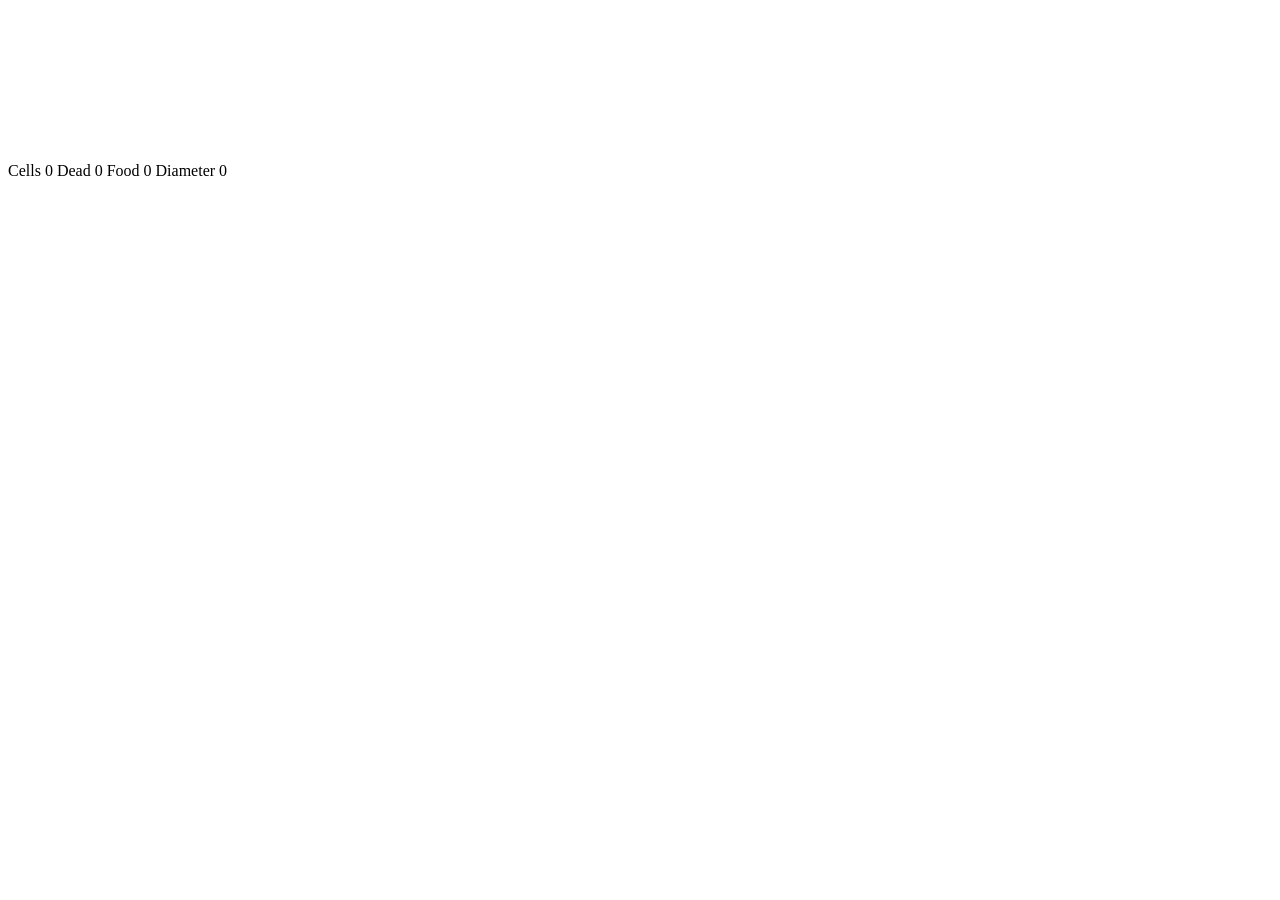
<file: src/main/resources/templates/index.html>
<!DOCTYPE html>
<html lang="en" xmlns:th="http://www.thymeleaf.org">

<head th:replace="~{fragments/head :: head}"></head>

<body>
<div th:replace="~{fragments/toolbar :: toolbar}"></div>

<div class="main-layout">

  <div id="environmentScroll" class="environment-scroll">
    <div class="environment-wrap">
      <canvas id="environment"></canvas>
    </div>
  </div>

  <!--
    Хост для панелей органелл.
    Располагается между environment-scroll и sidebar-wrapper,
    перекрывает environment сверху (z-index через CSS).
    JS переносит сюда .organelle-panel элементы.
  -->
  <aside id="organellePanelHost" class="organelle-panel-host"></aside>

  <div class="sidebar-wrapper">
    <nav th:replace="~{fragments/sidebar-nav :: sidebar-nav}"></nav>
    <aside class="cell-sidebar">
      <div th:replace="~{fragments/tab-control :: tab-control}"></div>
      <div th:replace="~{fragments/tab-species :: tab-species}"></div>
      <div th:replace="~{fragments/tab-selection :: tab-selection}"></div>
      <div th:replace="~{fragments/tab-creation :: tab-creation}"></div>
      <div th:replace="~{fragments/tab-settings :: tab-settings}"></div>
      <div th:replace="~{fragments/tab-logs :: tab-logs}"></div>
    </aside>
  </div>

</div>

<div id="bottomStatusBar" class="bottom-status-bar" aria-live="polite">
  <div class="bottom-status-group">
    <span class="bottom-status-item">
      <span class="bottom-status-label">Cells</span>
      <span id="cellsCountValue" class="bottom-status-value">0</span>
    </span>
    <span class="bottom-status-item">
      <span class="bottom-status-label">Dead</span>
      <span id="deadCellsCountValue" class="bottom-status-value">0</span>
    </span>
    <span class="bottom-status-item">
      <span class="bottom-status-label">Food</span>
      <span id="foodCountValue" class="bottom-status-value">0</span>
    </span>
    <span class="bottom-status-item">
      <span class="bottom-status-label">Diameter</span>
      <span id="diameterValue" class="bottom-status-value">0</span>
    </span>
  </div>
</div>

<!-- Панели органелл — вне sidebar, JS перенесёт их в organellePanelHost -->
<div th:replace="~{fragments/tab-creation-organelle :: organelle-panels}"></div>

<div th:replace="~{fragments/modals :: saveWorldModal}"></div>
<div th:replace="~{fragments/modals :: loadWorldModal}"></div>
<div th:replace="~{fragments/modals :: saveSelectedCellModal}"></div>
<div th:replace="~{fragments/modals :: saveCellModal}"></div>
<div th:replace="~{fragments/modals :: loadCellModal}"></div>
<div th:replace="~{fragments/modals :: benchmarkResultsModal}"></div>

<script type="module" th:src="@{/js/app.js}"></script>
</body>
</html>
</file>
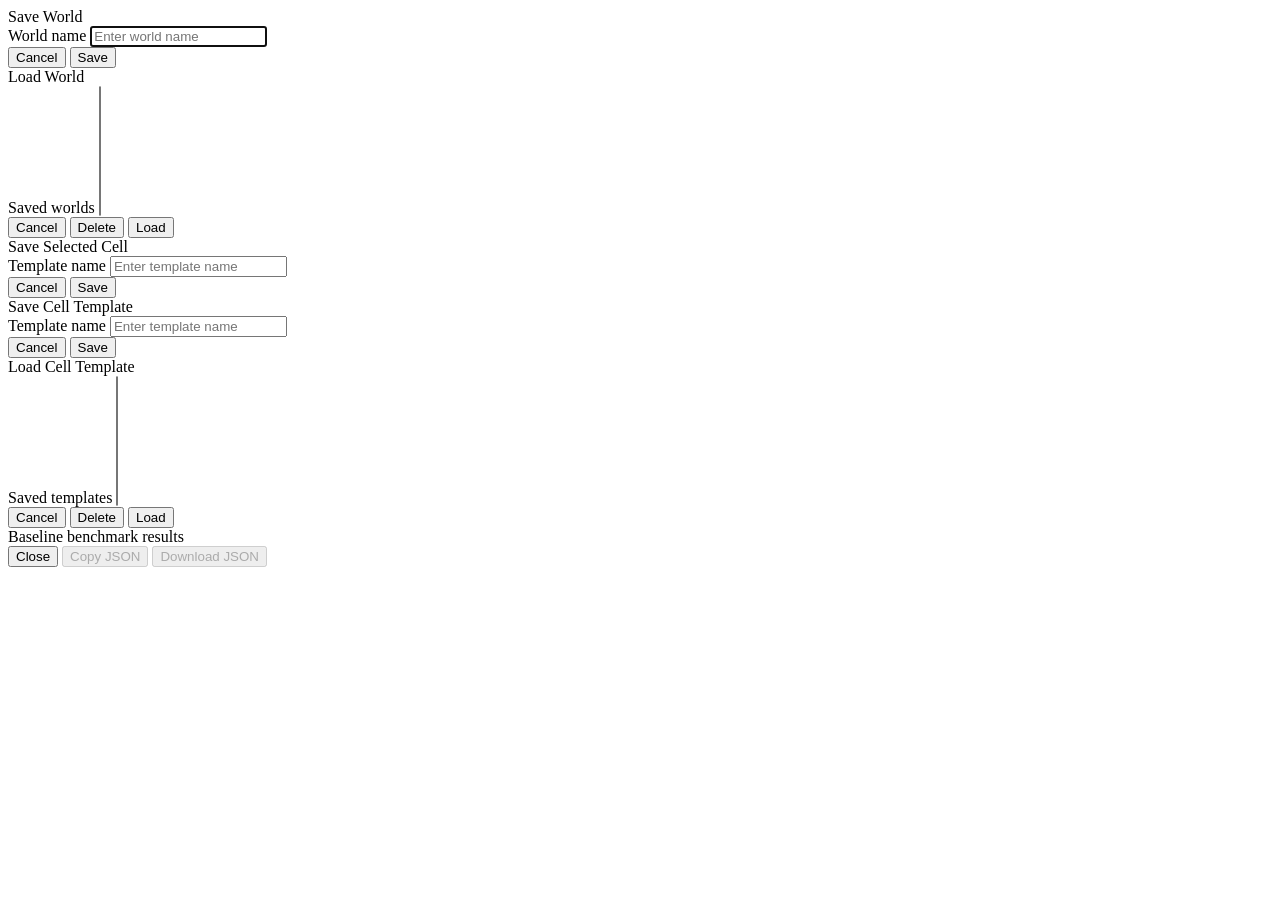
<file: src/main/resources/templates/fragments/modals.html>
<!DOCTYPE html>
<html xmlns:th="http://www.thymeleaf.org" lang="en">
<body>

<!-- ══════════════════════════════════════════════════════════════════════════
     World snapshots
     ══════════════════════════════════════════════════════════════════════════ -->

<div th:fragment="saveWorldModal" id="saveWorldModal" class="modal-overlay hidden">
  <div class="modal-box">
    <div class="modal-header">
      <span class="modal-title">Save World</span>
    </div>
    <div class="modal-body">
      <label for="saveWorldNameInput">World name</label>
      <input id="saveWorldNameInput" type="text" class="form-control"
             maxlength="200" placeholder="Enter world name" autofocus>
    </div>
    <div class="modal-footer">
      <button id="saveWorldCancelBtn"  class="btn btn-outline-secondary">Cancel</button>
      <button id="saveWorldConfirmBtn" class="btn btn-primary">Save</button>
    </div>
  </div>
</div>

<div th:fragment="loadWorldModal" id="loadWorldModal" class="modal-overlay hidden">
  <div class="modal-box">
    <div class="modal-header">
      <span class="modal-title">Load World</span>
    </div>
    <div class="modal-body">
      <label for="worldSnapshotsList">Saved worlds</label>
      <select id="worldSnapshotsList" class="form-select modal-list" size="8"></select>
    </div>
    <div class="modal-footer">
      <button id="loadWorldCancelBtn"  class="btn btn-outline-secondary">Cancel</button>
      <button id="loadWorldDeleteBtn"  class="btn btn-outline-danger">Delete</button>
      <button id="loadWorldConfirmBtn" class="btn btn-primary">Load</button>
    </div>
  </div>
</div>

<!-- ══════════════════════════════════════════════════════════════════════════
     Cell templates
     ══════════════════════════════════════════════════════════════════════════ -->

<div th:fragment="saveSelectedCellModal" id="saveSelectedCellModal" class="modal-overlay hidden">
  <div class="modal-box">
    <div class="modal-header">
      <span class="modal-title">Save Selected Cell</span>
    </div>
    <div class="modal-body">
      <label for="saveSelectedCellNameInput">Template name</label>
      <input id="saveSelectedCellNameInput" type="text" class="form-control"
             maxlength="200" placeholder="Enter template name" autofocus>
    </div>
    <div class="modal-footer">
      <button id="saveSelectedCellCancelBtn"  class="btn btn-outline-secondary">Cancel</button>
      <button id="saveSelectedCellConfirmBtn" class="btn btn-primary">Save</button>
    </div>
  </div>
</div>

<div th:fragment="saveCellModal" id="saveCellModal" class="modal-overlay hidden">
  <div class="modal-box">
    <div class="modal-header">
      <span class="modal-title">Save Cell Template</span>
    </div>
    <div class="modal-body">
      <label for="saveCellNameInput">Template name</label>
      <input id="saveCellNameInput" type="text" class="form-control"
             maxlength="200" placeholder="Enter template name" autofocus>
    </div>
    <div class="modal-footer">
      <button id="saveCellCancelBtn"  class="btn btn-outline-secondary">Cancel</button>
      <button id="saveCellConfirmBtn" class="btn btn-primary">Save</button>
    </div>
  </div>
</div>

<div th:fragment="loadCellModal" id="loadCellModal" class="modal-overlay hidden">
  <div class="modal-box">
    <div class="modal-header">
      <span class="modal-title">Load Cell Template</span>
    </div>
    <div class="modal-body">
      <label for="strainsList">Saved templates</label>
      <select id="strainsList" class="form-select modal-list" size="8"></select>
    </div>
    <div class="modal-footer">
      <button id="loadCellCancelBtn"  class="btn btn-outline-secondary">Cancel</button>
      <button id="loadCellDeleteBtn"  class="btn btn-outline-danger">Delete</button>
      <button id="loadCellConfirmBtn" class="btn btn-primary">Load</button>
    </div>
  </div>
</div>

<!-- ══════════════════════════════════════════════════════════════════════════
     Baseline benchmark results
     ══════════════════════════════════════════════════════════════════════════ -->

<div th:fragment="benchmarkResultsModal" id="benchmarkResultsModal" class="modal-overlay hidden">
  <div class="modal-box modal-box--wide">
    <div class="modal-header">
      <span class="modal-title">Baseline benchmark results</span>
    </div>
    <div class="modal-body benchmark-modal-body">
      <div id="benchmarkResultsBody" class="benchmark-results-body"></div>
    </div>
    <div class="modal-footer">
      <button id="benchmarkCloseBtn" class="btn btn-outline-secondary">Close</button>
      <button id="benchmarkCopyJsonBtn" class="btn btn-outline-secondary" disabled>Copy JSON</button>
      <button id="benchmarkDownloadBtn" class="btn btn-primary" disabled>Download JSON</button>
    </div>
  </div>
</div>

</body>
</html>
</file>
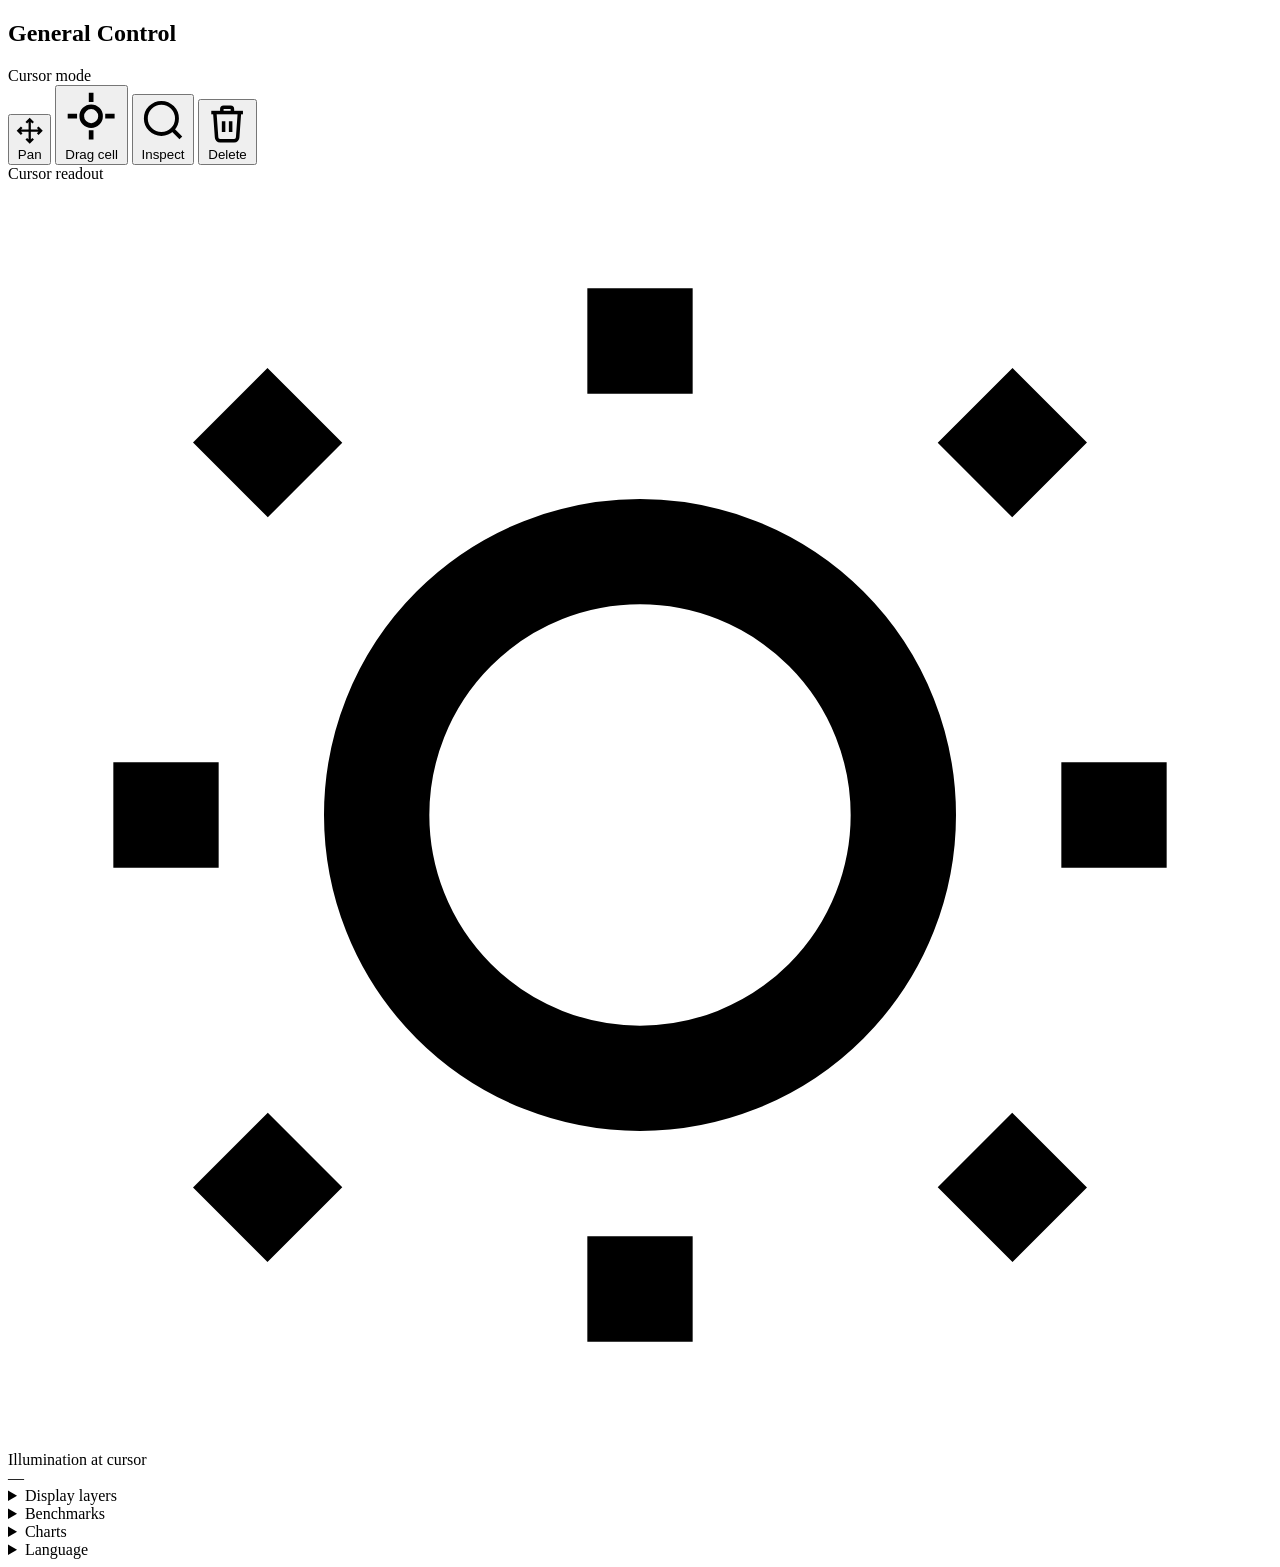
<file: src/main/resources/templates/fragments/tab-control.html>
<!DOCTYPE html>
<html xmlns:th="http://www.thymeleaf.org">
<body>
<div th:fragment="tab-control" id="tabControl" class="tab-panel active">
  <div class="panel-header-row">
    <h2>General Control</h2>
  </div>

  <div class="panel-section">
    <div class="panel-section-label">Cursor mode</div>
    <div class="cursor-mode-group">
      <button class="cursor-mode-btn active" data-mode="pan" title="Pan field">
        <svg viewBox="0 0 24 24" fill="none" stroke="currentColor" stroke-width="2"><path d="M5 9l-3 3 3 3M9 5l3-3 3 3M15 19l-3 3-3-3M19 9l3 3-3 3M2 12h20M12 2v20"/></svg>
        <span>Pan</span>
      </button>
      <button class="cursor-mode-btn" data-mode="drag-cell" title="Drag cell">
        <svg viewBox="0 0 24 24" fill="none" stroke="currentColor" stroke-width="2"><circle cx="12" cy="12" r="4"/><path d="M12 2v4M12 18v4M2 12h4M18 12h4"/></svg>
        <span>Drag cell</span>
      </button>
      <button class="cursor-mode-btn" data-mode="inspect" title="Inspect">
        <svg viewBox="0 0 24 24" fill="none" stroke="currentColor" stroke-width="2"><circle cx="11" cy="11" r="8"/><path d="m21 21-4.35-4.35"/></svg>
        <span>Inspect</span>
      </button>
      <button class="cursor-mode-btn" data-mode="delete" title="Delete cell">
        <svg viewBox="0 0 24 24" fill="none" stroke="currentColor" stroke-width="2"><polyline points="3 6 5 6 21 6"/><path d="M19 6l-1 14a2 2 0 0 1-2 2H8a2 2 0 0 1-2-2L5 6"/><path d="M10 11v6M14 11v6"/><path d="M9 6V4a1 1 0 0 1 1-1h4a1 1 0 0 1 1 1v2"/></svg>
        <span>Delete</span>
      </button>
    </div>
  </div>

  <div class="panel-section">
    <div class="panel-section-label">Cursor readout</div>
    <div class="cursor-readout-block">
      <div class="cursor-readout-icon">
        <svg viewBox="0 0 24 24" fill="none" stroke="currentColor" stroke-width="2"><circle cx="12" cy="12" r="5"/><path d="M12 2v2M12 20v2M4.22 4.22l1.42 1.42M18.36 18.36l1.42 1.42M2 12h2M20 12h2M4.22 19.78l1.42-1.42M18.36 5.64l1.42-1.42"/></svg>
      </div>
      <div class="cursor-readout-body">
        <div class="cursor-readout-label">Illumination at cursor</div>
        <div id="lightProbeDisplay" class="cursor-readout-value">&#x2014;</div>
      </div>
    </div>
  </div>

  <div class="accordion-group">
    <details class="accordion-item">
      <summary class="accordion-header">Display layers</summary>
      <div class="accordion-body">
        <div class="display-layer-list">
          <button id="opacityLayerToggle" class="display-layer-toggle" type="button" data-layer="opacityMap" aria-pressed="false">
            <span class="display-layer-checkbox" aria-hidden="true"></span>
            <span class="display-layer-copy">
              <span class="display-layer-title">Optical density</span>
              <span class="display-layer-subtitle">Shows the computed extinction / opacity field</span>
            </span>
          </button>
          <button id="directedLightLayerToggle" class="display-layer-toggle" type="button" data-layer="directedLightMap" aria-pressed="false">
            <span class="display-layer-checkbox" aria-hidden="true"></span>
            <span class="display-layer-copy">
              <span class="display-layer-title">Directed light</span>
              <span class="display-layer-subtitle">Shows light transported from external sources by rays</span>
            </span>
          </button>
          <button id="scatteredLightLayerToggle" class="display-layer-toggle" type="button" data-layer="scatteredLightMap" aria-pressed="false">
            <span class="display-layer-checkbox" aria-hidden="true"></span>
            <span class="display-layer-copy">
              <span class="display-layer-title">Scattered light</span>
              <span class="display-layer-subtitle">Shows redistributed light and bioluminescent emission</span>
            </span>
          </button>
          <button id="lightDirectionLayerToggle" class="display-layer-toggle" type="button" data-layer="lightDirection" aria-pressed="false">
            <span class="display-layer-checkbox" aria-hidden="true"></span>
            <span class="display-layer-copy">
              <span class="display-layer-title">Light direction</span>
              <span class="display-layer-subtitle">Shows dominant light propagation direction</span>
            </span>
          </button>
          <button id="spatialGridLayerToggle" class="display-layer-toggle" type="button" data-layer="spatialGrid" aria-pressed="false">
            <span class="display-layer-checkbox" aria-hidden="true"></span>
            <span class="display-layer-copy">
              <span class="display-layer-title">Spatial grid</span>
              <span class="display-layer-subtitle">Shows SpatialHashGrid center buckets used for collision lookup</span>
            </span>
          </button>
          <button id="cellDirectionsLayerToggle" class="display-layer-toggle" type="button" data-layer="cellDirections" aria-pressed="false">
            <span class="display-layer-checkbox" aria-hidden="true"></span>
            <span class="display-layer-copy">
              <span class="display-layer-title">Cell directions</span>
              <span class="display-layer-subtitle">Shows where cells are facing</span>
            </span>
          </button>
        </div>
      </div>
    </details>

    <details class="accordion-item" id="baselineBenchmarkAccordion">
      <summary class="accordion-header">Benchmarks</summary>
      <div class="accordion-body">
        <div class="benchmark-control-panel">
          <div class="benchmark-field-row">
            <label class="settings-field benchmark-field" title="Warmup duration before measured samples are collected.">
              <span>Warmup, ms</span>
              <input id="benchmarkWarmupMsInput" class="form-control form-control-sm" type="number" value="1000" min="0" step="1000">
            </label>
            <label class="settings-field benchmark-field" title="Measured duration for each benchmark scenario.">
              <span>Run, ms</span>
              <input id="benchmarkRunMsInput" class="form-control form-control-sm" type="number" value="5000" min="1000" step="1000">
            </label>
            <label class="settings-field benchmark-field" title="Total WebSocket clients used for every benchmark. 1 means only the current browser tab; values above 1 add synthetic clients.">
              <span>WS clients</span>
              <input id="benchmarkSyntheticClientsInput" class="form-control form-control-sm" type="number" value="1" min="1" step="1">
            </label>
          </div>
          <div class="benchmark-scenario-list" aria-label="Benchmark scenarios">
            <button type="button" class="btn btn-secondary benchmark-scenario-btn" data-benchmark-scenario="small-debug-off">100 cells / 100 food</button>
            <button type="button" class="btn btn-secondary benchmark-scenario-btn" data-benchmark-scenario="medium-debug-off">1000 cells / 1000 food</button>
            <button type="button" class="btn btn-secondary benchmark-scenario-btn" data-benchmark-scenario="large-debug-off">5000 cells / 5000 food</button>
            <button type="button" class="btn btn-secondary benchmark-scenario-btn" data-benchmark-scenario="small-debug-maps">100 + debug maps</button>
            <button type="button" class="btn btn-secondary benchmark-scenario-btn" data-benchmark-scenario="small-local-lights">100 + light sources</button>
          </div>
          <div class="benchmark-actions">
            <button id="benchmarkRunAllBtn" type="button" class="btn btn-primary w-100">Run all baseline scenarios</button>
          </div>
        </div>
      </div>
    </details>

    <details class="accordion-item">
      <summary class="accordion-header">Charts</summary>
      <div class="accordion-body">
        <div class="placeholder-block">
          <div class="placeholder-icon">&#x1F4C8;</div>
          <div class="placeholder-text">Charts coming soon</div>
          <div class="placeholder-sub">Population dynamics, energy flow, mutation rate over time</div>
        </div>
      </div>
    </details>
    <details class="accordion-item">
      <summary class="accordion-header">Language</summary>
      <div class="accordion-body">
        <div class="locale-list">
          <label class="locale-option active">
            <input type="radio" name="language" value="en" checked>
            <span class="locale-flag" aria-hidden="true">
              <svg viewBox="0 0 24 16" focusable="false">
                <rect width="24" height="16" fill="#fff"/>
                <rect y="0" width="24" height="1.23" fill="#b22234"/>
                <rect y="2.46" width="24" height="1.23" fill="#b22234"/>
                <rect y="4.92" width="24" height="1.23" fill="#b22234"/>
                <rect y="7.38" width="24" height="1.23" fill="#b22234"/>
                <rect y="9.84" width="24" height="1.23" fill="#b22234"/>
                <rect y="12.30" width="24" height="1.23" fill="#b22234"/>
                <rect y="14.76" width="24" height="1.24" fill="#b22234"/>
                <rect width="10.4" height="8.62" fill="#3c3b6e"/>
              </svg>
            </span>
            <span>English</span>
          </label>
          <label class="locale-option">
            <input type="radio" name="language" value="ru">
            <span class="locale-flag" aria-hidden="true">
              <svg viewBox="0 0 24 16" focusable="false">
                <rect width="24" height="16" fill="#fff"/>
                <rect y="5.33" width="24" height="5.34" fill="#0039a6"/>
                <rect y="10.67" width="24" height="5.33" fill="#d52b1e"/>
              </svg>
            </span>
            <span>&#x420;&#x443;&#x441;&#x441;&#x43A;&#x438;&#x439;</span>
          </label>
        </div>
      </div>
    </details>
  </div>
</div>
</body>
</html>
</file>
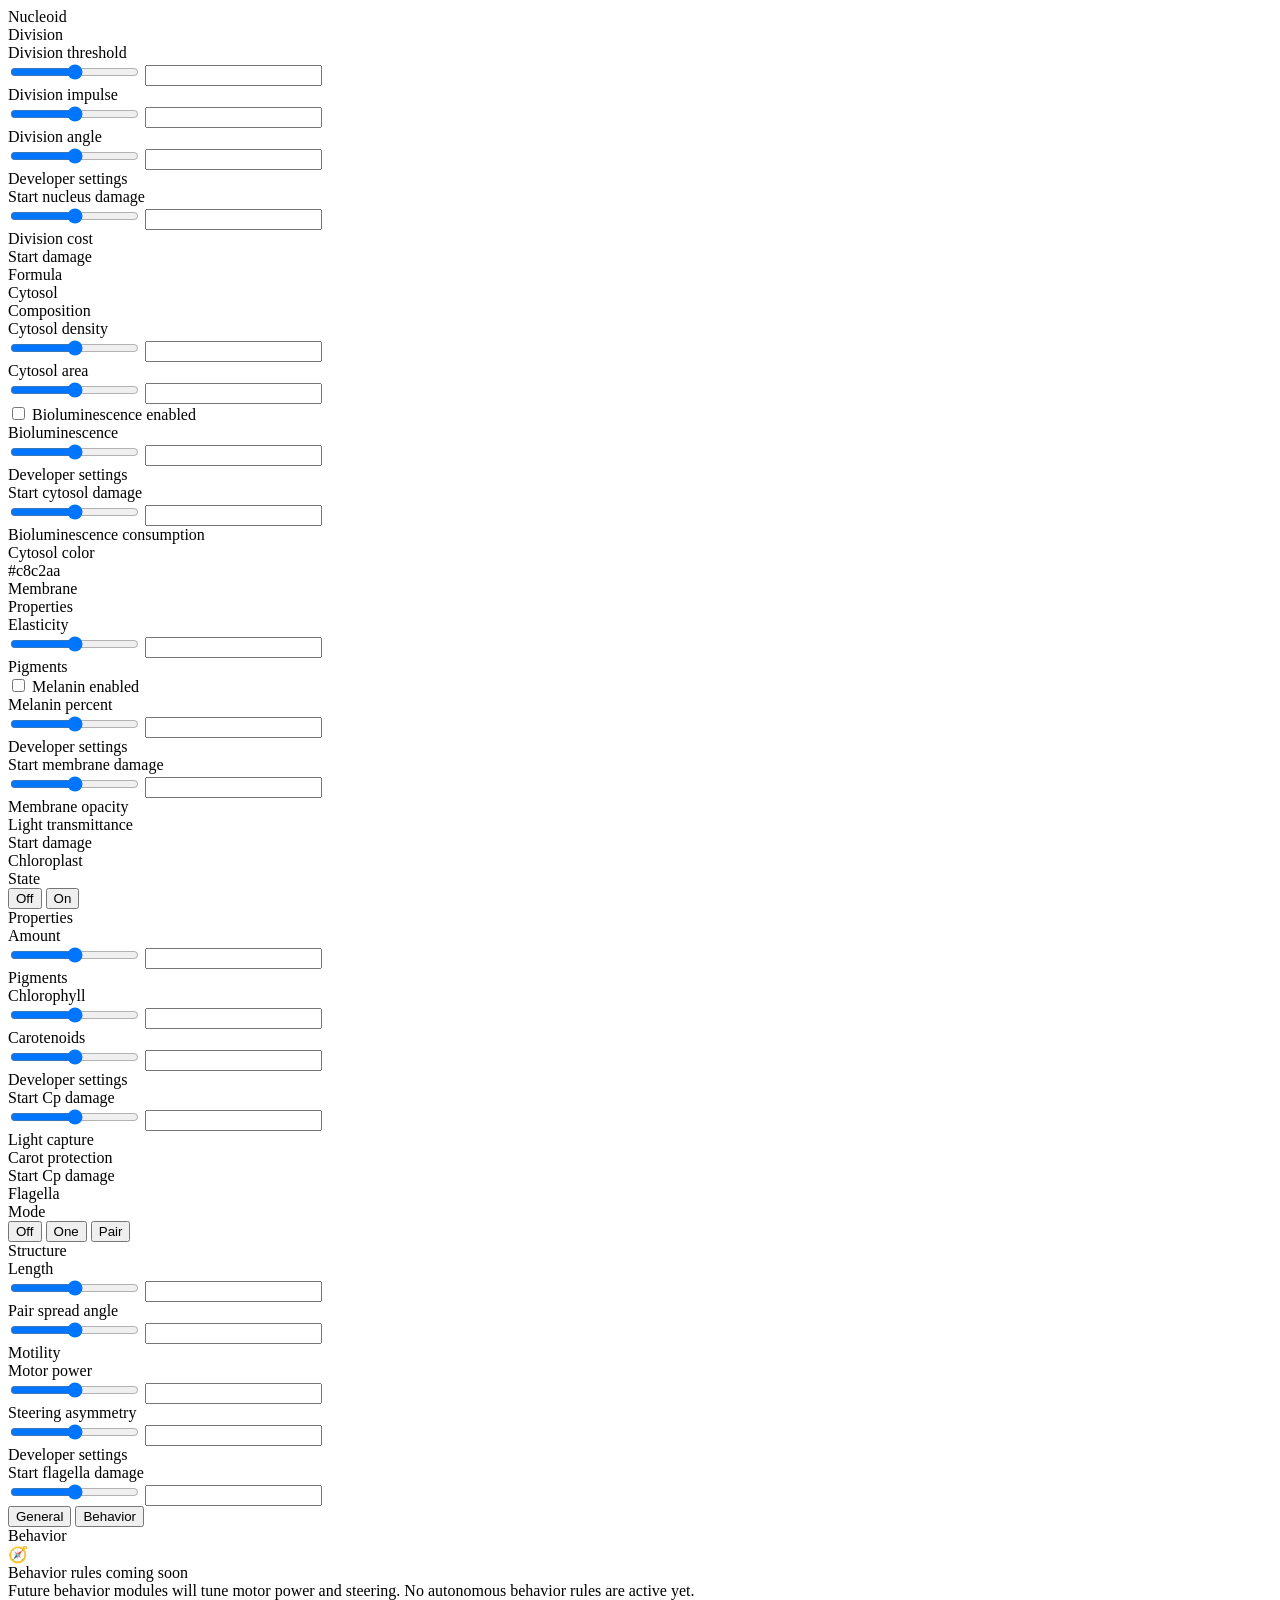
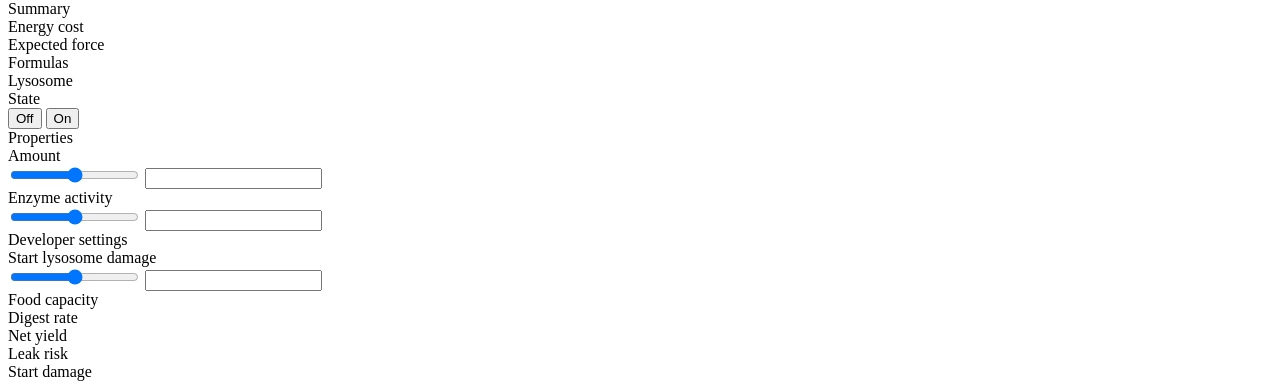
<file: src/main/resources/templates/fragments/tab-creation-organelle.html>
<!DOCTYPE html>
<html xmlns:th="http://www.thymeleaf.org" lang="en">
<body>

<div th:fragment="organelle-panels">

  <div id="organellePanelNucleus" class="organelle-panel hidden" data-organelle="nucleus">
    <div class="organelle-panel-header"><span class="organelle-panel-title">Nucleoid</span></div>
    <div class="organelle-panel-sliders">
      <div class="organelle-slider-group">
        <div class="organelle-slider-group-label">Division</div>
        <div class="organelle-slider-cols">
          <div class="settings-field">
            <label for="createDivisionThresholdSlider">Division threshold</label>
            <div class="settings-input-row">
              <input id="createDivisionThresholdSlider" type="range" class="form-range">
              <input id="createDivisionThresholdInput" type="number" class="form-control form-control-sm">
            </div>
          </div>
          <div class="settings-field">
            <label for="createDivisionImpulseSlider">Division impulse</label>
            <div class="settings-input-row">
              <input id="createDivisionImpulseSlider" type="range" class="form-range">
              <input id="createDivisionImpulseInput" type="number" class="form-control form-control-sm">
            </div>
          </div>
          <div class="settings-field">
            <label for="createDivisionAngleSlider">Division angle</label>
            <div class="settings-input-row">
              <input id="createDivisionAngleSlider" type="range" class="form-range">
              <input id="createDivisionAngleInput" type="number" class="form-control form-control-sm">
            </div>
          </div>
        </div>
      </div>
      <div class="organelle-slider-group organelle-developer-group" data-developer-section="developer-settings">
        <div class="organelle-slider-group-label">Developer settings</div>
        <div class="organelle-slider-cols">
          <div class="settings-field">
            <label for="createStartNucleusDamageSlider">Start nucleus damage</label>
            <div class="settings-input-row">
              <input id="createStartNucleusDamageSlider" type="range" class="form-range">
              <input id="createStartNucleusDamageInput" type="number" class="form-control form-control-sm">
            </div>
          </div>
        </div>
      </div>
      <div class="cell-info-grid">
        <div class="cell-info-label">Division cost</div><div id="createNucleusDivisionCost"></div>
        <div class="cell-info-label">Start damage</div><div id="createNucleusStartDamage"></div>
        <div class="cell-info-label">Formula</div><div id="createNucleusFormula"></div>
      </div>
    </div>
  </div>

  <div id="organellePanelCytosol" class="organelle-panel hidden" data-organelle="cytosol">
    <div class="organelle-panel-header"><span class="organelle-panel-title">Cytosol</span></div>
    <div class="organelle-panel-sliders">
      <div class="organelle-slider-group">
        <div class="organelle-slider-group-label">Composition</div>
        <div class="organelle-slider-cols">
          <div class="settings-field">
            <label for="createCytosolDensitySlider">Cytosol density</label>
            <div class="settings-input-row">
              <input id="createCytosolDensitySlider" type="range" class="form-range">
              <input id="createCytosolDensityInput" type="number" class="form-control form-control-sm">
            </div>
          </div>
          <div class="settings-field">
            <label for="createCytosolAreaSlider">Cytosol area</label>
            <div class="settings-input-row">
              <input id="createCytosolAreaSlider" type="range" class="form-range">
              <input id="createCytosolAreaInput" type="number" class="form-control form-control-sm">
            </div>
          </div>
          <label class="settings-checkbox-row">
            <input id="bioluminescenceEnabled" type="checkbox">
            <span>Bioluminescence enabled</span>
          </label>
          <div class="settings-field">
            <label for="createBioluminescenceSlider">Bioluminescence</label>
            <div class="settings-input-row">
              <input id="createBioluminescenceSlider" type="range" class="form-range">
              <input id="createBioluminescenceInput" type="number" class="form-control form-control-sm">
            </div>
          </div>
        </div>
      </div>
      <div class="organelle-slider-group organelle-developer-group" data-developer-section="developer-settings">
        <div class="organelle-slider-group-label">Developer settings</div>
        <div class="organelle-slider-cols">
          <div class="settings-field">
            <label for="createStartCytosolDamageSlider">Start cytosol damage</label>
            <div class="settings-input-row">
              <input id="createStartCytosolDamageSlider" type="range" class="form-range">
              <input id="createStartCytosolDamageInput" type="number" class="form-control form-control-sm">
            </div>
          </div>
        </div>
      </div>
      <div class="cell-info-grid">
        <div class="cell-info-label">Bioluminescence consumption</div><div id="createCytosolBioluminescenceCost"></div>
        <div class="cell-info-label">Cytosol color</div><div id="createCytosolColor">#c8c2aa</div>
      </div>
    </div>
  </div>

  <div id="organellePanelMembrane" class="organelle-panel hidden" data-organelle="membrane">
    <div class="organelle-panel-header"><span class="organelle-panel-title">Membrane</span></div>
    <div class="organelle-panel-sliders">
      <div class="organelle-slider-group">
        <div class="organelle-slider-group-label">Properties</div>
        <div class="organelle-slider-cols">
          <div class="settings-field">
            <label for="createElasticitySlider">Elasticity</label>
            <div class="settings-input-row">
              <input id="createElasticitySlider" type="range" class="form-range">
              <input id="createElasticityInput" type="number" class="form-control form-control-sm">
            </div>
          </div>
        </div>
      </div>
      <div class="organelle-slider-group">
        <div class="organelle-slider-group-label">Pigments</div>
        <label class="settings-checkbox-row">
          <input id="melaninEnabled" type="checkbox">
          <span>Melanin enabled</span>
        </label>
        <div class="organelle-slider-cols">
          <div class="settings-field">
            <label for="createMelaninPercentSlider">Melanin percent</label>
            <div class="settings-input-row">
              <input id="createMelaninPercentSlider" type="range" class="form-range">
              <input id="createMelaninPercentInput" type="number" class="form-control form-control-sm">
            </div>
          </div>
        </div>
      </div>
      <div class="organelle-slider-group organelle-developer-group" data-developer-section="developer-settings">
        <div class="organelle-slider-group-label">Developer settings</div>
        <div class="organelle-slider-cols">
          <div class="settings-field">
            <label for="createStartMembraneDamageSlider">Start membrane damage</label>
            <div class="settings-input-row">
              <input id="createStartMembraneDamageSlider" type="range" class="form-range">
              <input id="createStartMembraneDamageInput" type="number" class="form-control form-control-sm">
            </div>
          </div>
        </div>
      </div>
      <div class="cell-info-grid">
        <div class="cell-info-label">Membrane opacity</div><div id="createMembraneOpacity"></div>
        <div class="cell-info-label">Light transmittance</div><div id="createMembraneTransmittance"></div>
        <div class="cell-info-label">Start damage</div><div id="createMembraneStartDamage"></div>
      </div>
    </div>
  </div>

  <div id="organellePanelChloroplast" class="organelle-panel hidden" data-organelle="chloroplast">
    <div class="organelle-panel-header"><span class="organelle-panel-title">Chloroplast</span></div>
    <div class="organelle-panel-sliders">
      <div class="organelle-slider-group">
        <div class="organelle-slider-group-label">State</div>
        <div class="info-scope-controls organelle-enable-controls">
          <button type="button" class="info-scope-btn" data-chloroplast-state="off">Off</button>
          <button type="button" class="info-scope-btn" data-chloroplast-state="on">On</button>
        </div>
      </div>
      <div class="organelle-slider-group">
        <div class="organelle-slider-group-label">Properties</div>
        <div class="organelle-slider-cols">
          <div class="settings-field">
            <label for="createChloroplastAmountSlider">Amount</label>
            <div class="settings-input-row">
              <input id="createChloroplastAmountSlider" type="range" class="form-range">
              <input id="createChloroplastAmountInput" type="number" class="form-control form-control-sm">
            </div>
          </div>
        </div>
      </div>
      <div class="organelle-slider-group">
        <div class="organelle-slider-group-label">Pigments</div>
        <div class="organelle-slider-cols">
          <div class="settings-field">
            <label for="createChlorophyllSlider">Chlorophyll</label>
            <div class="settings-input-row">
              <input id="createChlorophyllSlider" type="range" class="form-range">
              <input id="createChlorophyllInput" type="number" class="form-control form-control-sm">
            </div>
          </div>
          <div class="settings-field">
            <label for="createCarotenoidsSlider">Carotenoids</label>
            <div class="settings-input-row">
              <input id="createCarotenoidsSlider" type="range" class="form-range">
              <input id="createCarotenoidsInput" type="number" class="form-control form-control-sm">
            </div>
          </div>
        </div>
      </div>
      <div class="organelle-slider-group organelle-developer-group" data-developer-section="developer-settings">
        <div class="organelle-slider-group-label">Developer settings</div>
        <div class="organelle-slider-cols">
          <div class="settings-field">
            <label for="createStartCpDamageSlider">Start Cp damage</label>
            <div class="settings-input-row">
              <input id="createStartCpDamageSlider" type="range" class="form-range">
              <input id="createStartCpDamageInput" type="number" class="form-control form-control-sm">
            </div>
          </div>
        </div>
      </div>
      <div class="cell-info-grid">
        <div class="cell-info-label">Light capture</div><div id="createChloroplastLightCapture"></div>
        <div class="cell-info-label">Carot protection</div><div id="createChloroplastProtection"></div>
        <div class="cell-info-label">Start Cp damage</div><div id="createChloroplastStartDamage"></div>
      </div>
    </div>
  </div>




  <div id="organellePanelFlagellum" class="organelle-panel hidden" data-organelle="flagellum">
    <div class="organelle-panel-header"><span class="organelle-panel-title">Flagella</span></div>
    <div class="organelle-panel-sliders">
      <div class="organelle-slider-group">
        <div class="organelle-slider-group-label">Mode</div>
        <div class="info-scope-controls organelle-enable-controls">
          <button type="button" class="info-scope-btn" data-flagellum-mode="off">Off</button>
          <button type="button" class="info-scope-btn" data-flagellum-mode="single">One</button>
          <button type="button" class="info-scope-btn" data-flagellum-mode="pair">Pair</button>
        </div>
      </div>
      <div class="organelle-slider-group">
        <div class="organelle-slider-group-label">Structure</div>
        <div class="organelle-slider-cols">
          <div class="settings-field">
            <label for="createFlagellumLengthSlider">Length</label>
            <div class="settings-input-row">
              <input id="createFlagellumLengthSlider" type="range" class="form-range">
              <input id="createFlagellumLengthInput" type="number" class="form-control form-control-sm">
            </div>
          </div>
          <div class="settings-field">
            <label for="createFlagellumPairSpreadAngleSlider">Pair spread angle</label>
            <div class="settings-input-row">
              <input id="createFlagellumPairSpreadAngleSlider" type="range" class="form-range">
              <input id="createFlagellumPairSpreadAngleInput" type="number" class="form-control form-control-sm">
            </div>
          </div>
        </div>
      </div>
      <div class="organelle-slider-group">
        <div class="organelle-slider-group-label">Motility</div>
        <div class="organelle-slider-cols">
          <div class="settings-field">
            <label for="createFlagellumMotorPowerSlider">Motor power</label>
            <div class="settings-input-row">
              <input id="createFlagellumMotorPowerSlider" type="range" class="form-range">
              <input id="createFlagellumMotorPowerInput" type="number" class="form-control form-control-sm">
            </div>
          </div>
          <div class="settings-field">
            <label for="createFlagellumSteeringAsymmetrySlider">Steering asymmetry</label>
            <div class="settings-input-row">
              <input id="createFlagellumSteeringAsymmetrySlider" type="range" class="form-range">
              <input id="createFlagellumSteeringAsymmetryInput" type="number" class="form-control form-control-sm">
            </div>
          </div>
        </div>
      </div>
      <div class="organelle-slider-group organelle-developer-group" data-developer-section="developer-settings">
        <div class="organelle-slider-group-label">Developer settings</div>
        <div class="organelle-slider-cols">
          <div class="settings-field">
            <label for="createStartFlagellumDamageSlider">Start flagella damage</label>
            <div class="settings-input-row">
              <input id="createStartFlagellumDamageSlider" type="range" class="form-range">
              <input id="createStartFlagellumDamageInput" type="number" class="form-control form-control-sm">
            </div>
          </div>
        </div>
      </div>
      <div class="organelle-subscope-controls" id="flagellumSubscopeControls">
        <button type="button" class="info-scope-btn organelle-subscope-btn active" data-flagellum-subscope="general">General</button>
        <button type="button" class="info-scope-btn organelle-subscope-btn" data-flagellum-subscope="behavior">Behavior</button>
      </div>
      <div id="flagellumMotionControls" class="organelle-slider-group hidden">
        <div class="organelle-slider-group-label">Behavior</div>
        <div class="placeholder-block placeholder-block--large">
          <div class="placeholder-icon">🧭</div>
          <div class="placeholder-text">Behavior rules coming soon</div>
          <div class="placeholder-sub">Future behavior modules will tune motor power and steering. No autonomous behavior rules are active yet.</div>
        </div>
      </div>
      <div class="cell-info-grid">
        <div class="cell-info-label">Summary</div><div id="createFlagellumSummary"></div>
        <div class="cell-info-label">Energy cost</div><div id="createFlagellumEnergyCost"></div>
        <div class="cell-info-label">Expected force</div><div id="createFlagellumThrust"></div>
        <div class="cell-info-label">Formulas</div><div id="createFlagellumFormulaInfo"></div>
      </div>
    </div>
  </div>

  <div id="organellePanelLysosome" class="organelle-panel hidden" data-organelle="lysosome">
    <div class="organelle-panel-header"><span class="organelle-panel-title">Lysosome</span></div>
    <div class="organelle-panel-sliders">
      <div class="organelle-slider-group">
        <div class="organelle-slider-group-label">State</div>
        <div class="info-scope-controls organelle-enable-controls">
          <button type="button" class="info-scope-btn" data-lysosome-state="off">Off</button>
          <button type="button" class="info-scope-btn" data-lysosome-state="on">On</button>
        </div>
      </div>
      <div class="organelle-slider-group">
        <div class="organelle-slider-group-label">Properties</div>
        <div class="organelle-slider-cols">
          <div class="settings-field">
            <label for="createLysosomeAmountSlider">Amount</label>
            <div class="settings-input-row">
              <input id="createLysosomeAmountSlider" type="range" class="form-range">
              <input id="createLysosomeAmountInput" type="number" class="form-control form-control-sm">
            </div>
          </div>
          <div class="settings-field">
            <label for="createLysosomeEnzymeActivitySlider">Enzyme activity</label>
            <div class="settings-input-row">
              <input id="createLysosomeEnzymeActivitySlider" type="range" class="form-range">
              <input id="createLysosomeEnzymeActivityInput" type="number" class="form-control form-control-sm">
            </div>
          </div>
        </div>
      </div>
      <div class="organelle-slider-group organelle-developer-group" data-developer-section="developer-settings">
        <div class="organelle-slider-group-label">Developer settings</div>
        <div class="organelle-slider-cols">
          <div class="settings-field">
            <label for="createStartLysosomeDamageSlider">Start lysosome damage</label>
            <div class="settings-input-row">
              <input id="createStartLysosomeDamageSlider" type="range" class="form-range">
              <input id="createStartLysosomeDamageInput" type="number" class="form-control form-control-sm">
            </div>
          </div>
        </div>
      </div>
      <div class="cell-info-grid">
        <div class="cell-info-label">Food capacity</div><div id="createLysosomeCapacity"></div>
        <div class="cell-info-label">Digest rate</div><div id="createLysosomeDigestRate"></div>
        <div class="cell-info-label">Net yield</div><div id="createLysosomeNetYield"></div>
        <div class="cell-info-label">Leak risk</div><div id="createLysosomeLeakRisk"></div>
        <div class="cell-info-label">Start damage</div><div id="createLysosomeStartDamage"></div>
      </div>
    </div>
  </div>

</div>

</body>
</html>
</file>
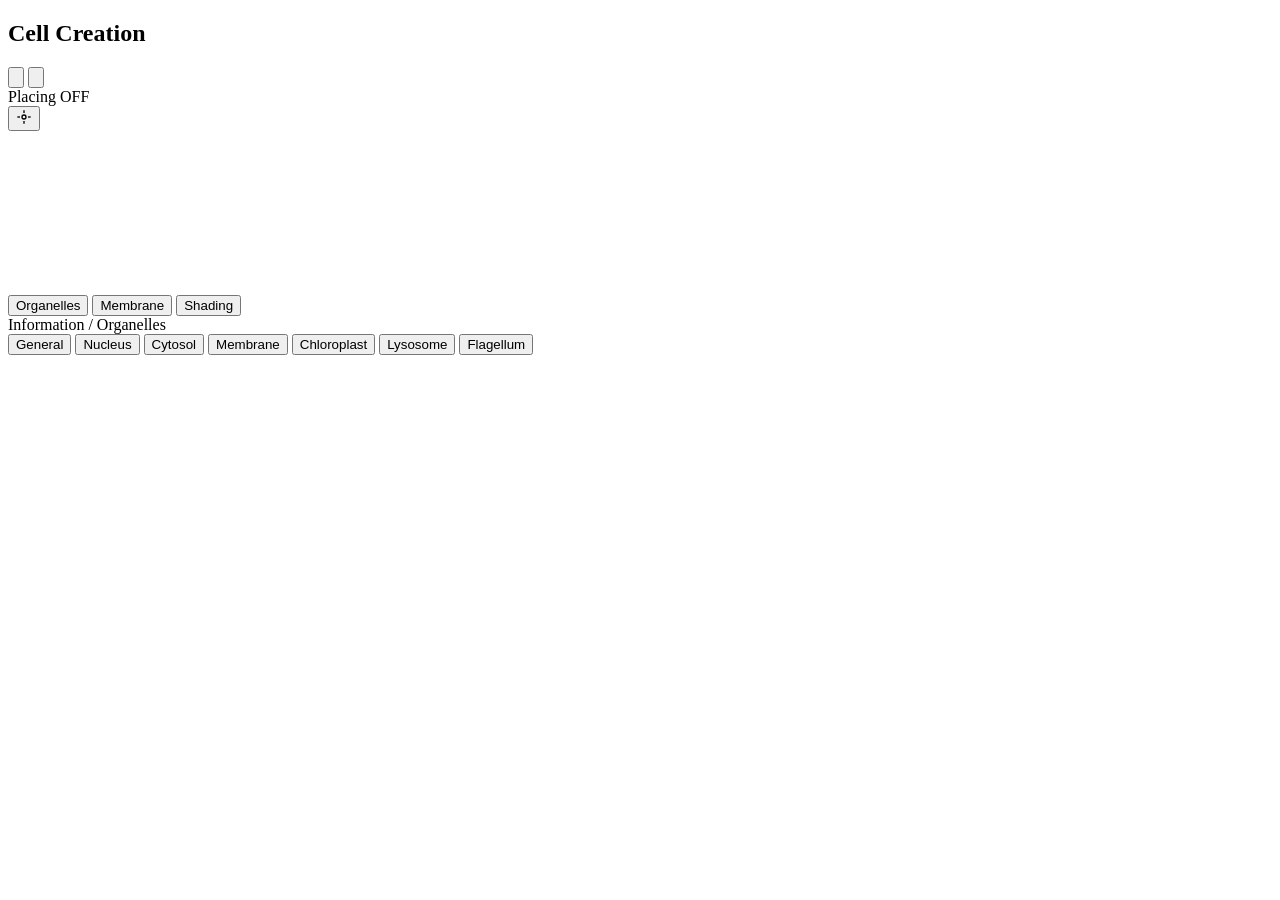
<file: src/main/resources/templates/fragments/tab-creation.html>
<!DOCTYPE html>
<html xmlns:th="http://www.thymeleaf.org" lang="en">
<body>

<div th:fragment="tab-creation" id="tabCreate" class="tab-panel hidden">

  <div class="panel-header-row">
    <h2>Cell Creation</h2>
    <div class="panel-header-actions">
      <button id="exportCellBtn" class="icon-btn" title="Save cell template">
        <svg viewBox="0 0 24 24" fill="none" stroke="currentColor" stroke-width="2">
          <path d="M21 15v4a2 2 0 0 1-2 2H5a2 2 0 0 1-2-2v-4"/>
          <polyline points="7 10 12 15 17 10"/>
          <line x1="12" y1="15" x2="12" y2="3"/>
        </svg>
      </button>
      <button id="importCellBtn" class="icon-btn" title="Load cell template">
        <svg viewBox="0 0 24 24" fill="none" stroke="currentColor" stroke-width="2">
          <path d="M21 15v4a2 2 0 0 1-2 2H5a2 2 0 0 1-2-2v-4"/>
          <polyline points="17 8 12 3 7 8"/>
          <line x1="12" y1="3" x2="12" y2="15"/>
        </svg>
      </button>
    </div>
  </div>

  <div class="sticky-preview">
    <div class="selected-cell-preview-wrap create-preview-wrap" id="createPreviewWrap">
      <div class="preview-triptych">
        <div class="preview-zone preview-zone--left preview-zone--modes">
          <div id="createCellModeHint" class="preview-mode-badge preview-mode-badge--create-off">
            <span class="preview-mode-badge-bg"></span>
            <span class="preview-mode-badge-text">Placing OFF</span>
          </div>
          <div class="preview-control-grid preview-control-grid--create" aria-label="Create cell preview controls">
            <button id="placeCellModeBtn" type="button" class="icon-btn preview-action-btn preview-action-btn--inline" title="Place on the field" aria-label="Place on the field">
              <svg viewBox="0 0 24 24" fill="none" stroke="currentColor" stroke-width="2" width="16" height="16">
                <circle cx="12" cy="12" r="3"/>
                <line x1="12" y1="2" x2="12" y2="6"/>
                <line x1="12" y1="18" x2="12" y2="22"/>
                <line x1="2" y1="12" x2="6" y2="12"/>
                <line x1="18" y1="12" x2="22" y2="12"/>
              </svg>
            </button>
          </div>
        </div>

        <div class="preview-zone preview-zone--center">
          <canvas id="createCellPreviewCanvas" width="160" height="160"></canvas>
        </div>

        <div class="preview-zone preview-zone--right">
          <div id="createPreviewLayerControls" class="preview-segmented preview-layer-controls" aria-label="Create preview render layers">
            <span class="preview-segmented-frame"></span>
            <button type="button" class="preview-layer-btn active" data-preview-layer-count="1">Organelles</button>
              <button type="button" class="preview-layer-btn active" data-preview-layer-count="2">Membrane</button>
              <button type="button" class="preview-layer-btn active" data-preview-layer-count="3">Shading</button>
          </div>
        </div>
      </div>

    </div>
  </div>

  <div class="settings-section">
    <div class="settings-section-header">
      <span class="settings-section-label">Information / Organelles</span>
    </div>
    <div id="createInfoScopeControls" class="info-scope-controls" aria-label="Create cell information scope">
      <button type="button" class="info-scope-btn active" data-create-info-scope="general">General</button>
      <button type="button" class="info-scope-btn" data-create-info-scope="nucleus">Nucleus</button>
      <button type="button" class="info-scope-btn" data-create-info-scope="cytosol">Cytosol</button>
      <button type="button" class="info-scope-btn" data-create-info-scope="membrane">Membrane</button>
      <button type="button" class="info-scope-btn" data-create-info-scope="chloroplast">Chloroplast</button>
      <button type="button" class="info-scope-btn" data-create-info-scope="lysosome">Lysosome</button>
      <button type="button" class="info-scope-btn" data-create-info-scope="flagellum">Flagellum</button>
    </div>
    <div id="createInfoGrid" class="cell-info-grid"></div>
  </div>

</div>

</body>
</html>
</file>
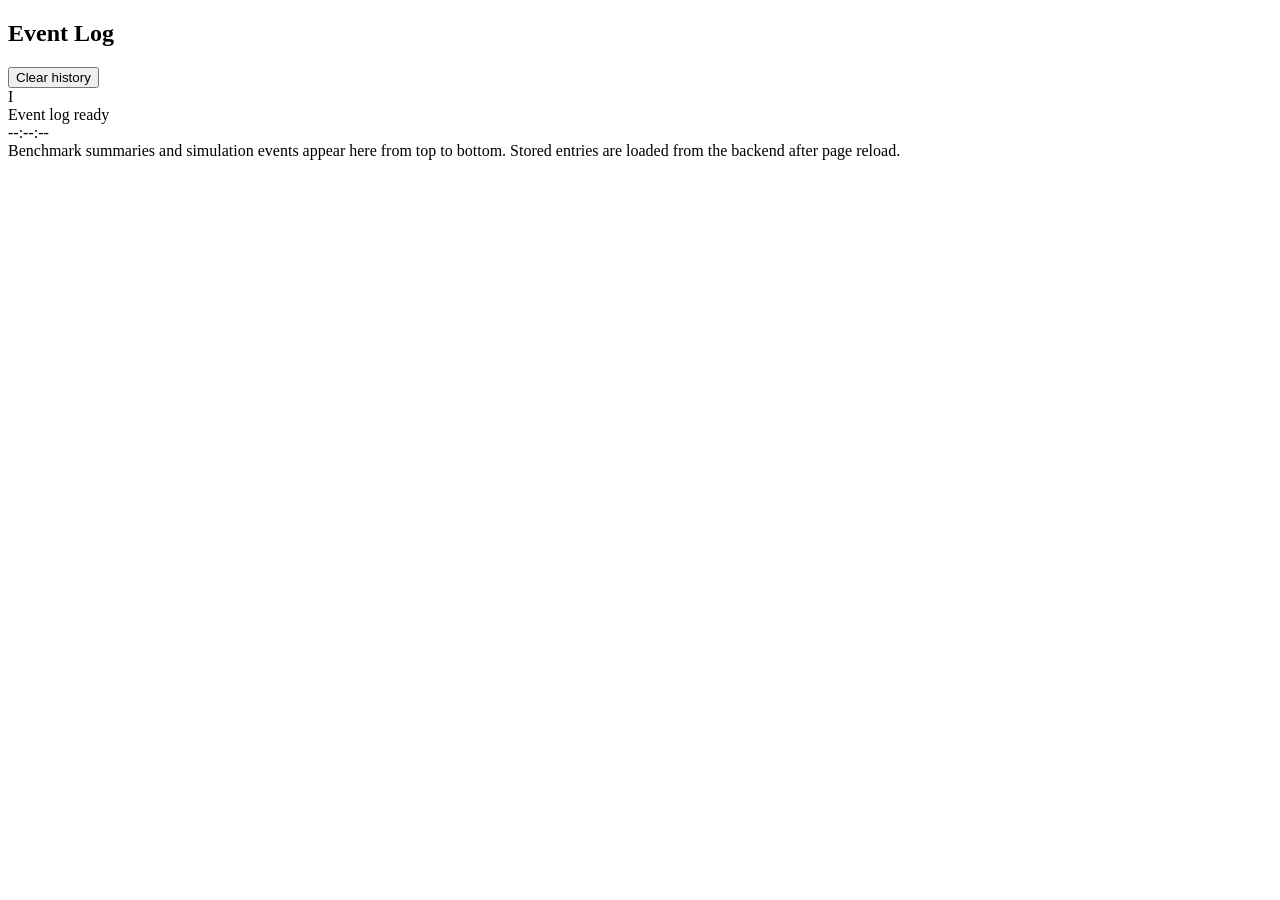
<file: src/main/resources/templates/fragments/tab-logs.html>
<!DOCTYPE html>
<html xmlns:th="http://www.thymeleaf.org" lang="en">
<body>

<div th:fragment="tab-logs" id="tabLogs" class="tab-panel hidden">
  <div class="panel-header-row">
    <h2>Event Log</h2>
    <button id="eventLogClearBtn" type="button" class="btn btn-outline-secondary event-log-clear-btn">Clear history</button>
  </div>
  <div id="eventLogList" class="event-log-list" aria-live="polite">
    <article class="log-entry log-entry--muted log-entry--static" data-log-static="true">
      <div class="log-entry-icon">I</div>
      <div class="log-entry-content">
        <div class="log-entry-header">
          <div class="log-entry-title">Event log ready</div>
          <time class="log-entry-time">--:--:--</time>
        </div>
        <div class="log-entry-body">Benchmark summaries and simulation events appear here from top to bottom. Stored entries are loaded from the backend after page reload.</div>
      </div>
    </article>
  </div>
</div>

</body>
</html>
</file>
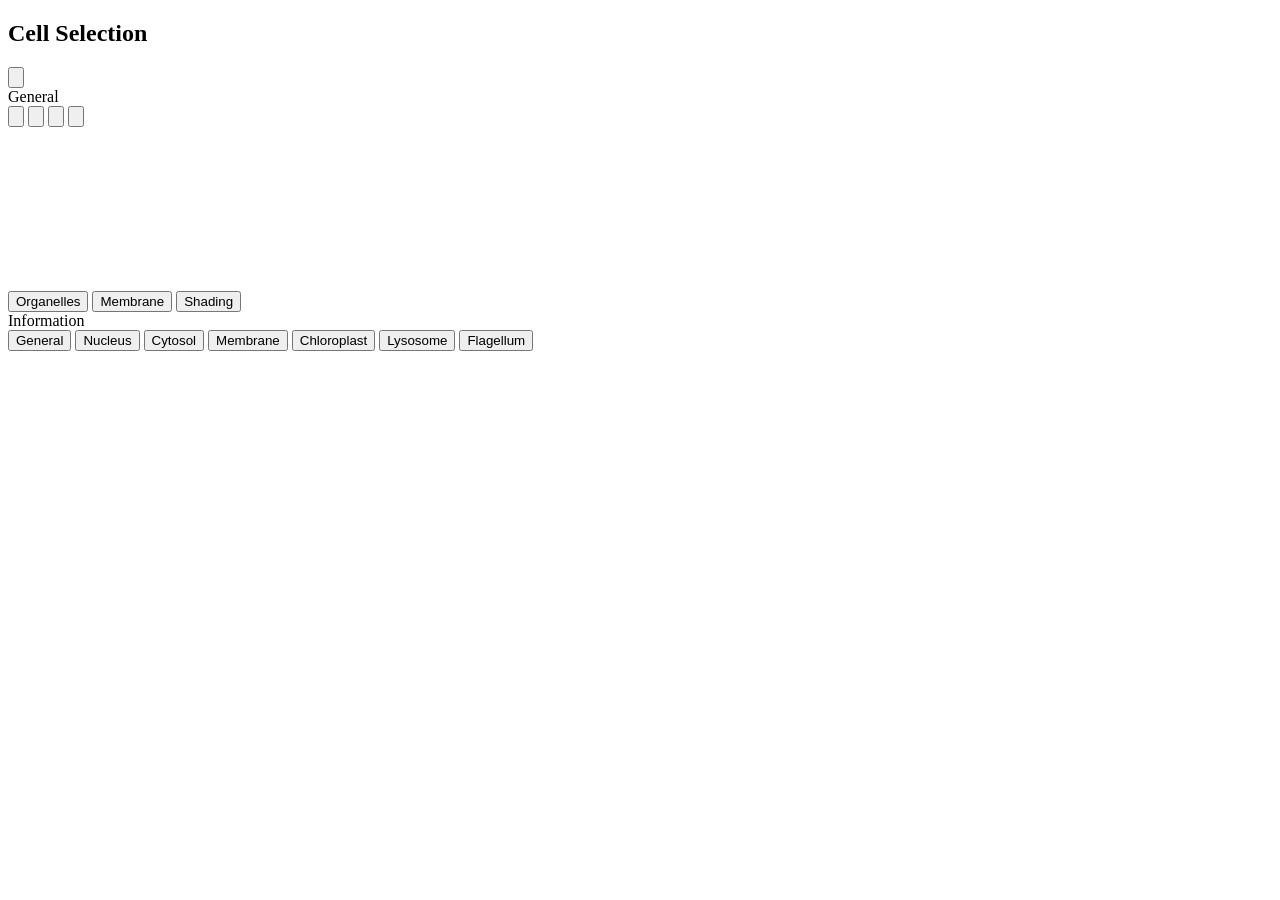
<file: src/main/resources/templates/fragments/tab-selection.html>
<!DOCTYPE html>
<html xmlns:th="http://www.thymeleaf.org" lang="en">
<body>

<div th:fragment="tab-selection" id="tabSelected" class="tab-panel hidden">

  <div class="panel-header-row">
    <h2 id="selectedCellTitle">Cell Selection</h2>
    <button id="saveSelectedCellBtn" class="icon-btn hidden" title="Save cell template">
      <svg viewBox="0 0 24 24" fill="none" stroke="currentColor" stroke-width="2">
        <path d="M21 15v4a2 2 0 0 1-2 2H5a2 2 0 0 1-2-2v-4"/>
        <polyline points="7 10 12 15 17 10"/>
        <line x1="12" y1="15" x2="12" y2="3"/>
      </svg>
    </button>
  </div>

  <div id="selectedCellContent" class="hidden">
    <div class="sticky-preview" id="selectedStickyPreview">
      <div class="selected-cell-preview-wrap" id="selectedCellPreviewWrap">
        <div class="preview-triptych">
          <div class="preview-zone preview-zone--left preview-zone--modes">
            <div id="forceViewIndicator" class="preview-mode-badge preview-mode-badge--general">
              <span class="preview-mode-badge-bg"></span>
              <span class="preview-mode-badge-text">General</span>
            </div>
            <div id="selectedPreviewModeControls" class="preview-control-grid preview-control-grid--modes" data-mode="general" aria-label="Selected cell preview mode">
              <button type="button" class="icon-btn preview-mode-icon-btn active" data-preview-mode="general" aria-label="General mode" title="General">
                <svg viewBox="0 0 24 24" fill="none" stroke="currentColor" stroke-width="2" stroke-linecap="round" stroke-linejoin="round">
                  <circle cx="12" cy="12" r="3.2"></circle>
                  <path d="M2 12s3.6-6 10-6 10 6 10 6-3.6 6-10 6-10-6-10-6z"></path>
                </svg>
              </button>
              <button type="button" class="icon-btn preview-mode-icon-btn" data-preview-mode="forces" aria-label="Forces mode" title="Forces">
                <svg viewBox="0 0 24 24" fill="none" stroke="currentColor" stroke-width="2" stroke-linecap="round" stroke-linejoin="round">
                  <path d="M4 16l6-6"></path>
                  <path d="M10 10H6V6"></path>
                  <path d="M20 8l-6 6"></path>
                  <path d="M14 14h4v4"></path>
                </svg>
              </button>
              <button type="button" class="icon-btn preview-mode-icon-btn" data-preview-mode="health" aria-label="Health mode" title="Health">
                <svg viewBox="0 0 24 24" fill="none" stroke="currentColor" stroke-width="2" stroke-linecap="round" stroke-linejoin="round">
                  <path d="M12 21s-6.5-4.4-8.6-8.1C1.8 10 2.8 6.6 6 5.4c2-.7 4 .1 6 2.2 2-2.1 4-2.9 6-2.2 3.2 1.2 4.2 4.6 2.6 7.5C18.5 16.6 12 21 12 21z"></path>
                </svg>
              </button>
              <button type="button" class="icon-btn preview-mode-icon-btn" data-preview-mode="energy" aria-label="Energy mode" title="Energy">
                <svg viewBox="0 0 24 24" fill="none" stroke="currentColor" stroke-width="2" stroke-linecap="round" stroke-linejoin="round">
                  <path d="M13 2L5 13h5l-1 9 8-11h-5l1-9z"></path>
                </svg>
              </button>
            </div>
          </div>

          <div class="preview-zone preview-zone--center">
            <canvas id="selectedCellPreviewCanvas" width="160" height="160"></canvas>
          </div>

          <div class="preview-zone preview-zone--right preview-zone--status">
            <div id="selectedPreviewEventIndicator" class="preview-mode-badge preview-mode-badge--event hidden" aria-live="polite">
              <span class="preview-mode-badge-bg"></span>
              <span class="preview-mode-badge-text"></span>
            </div>
            <div id="previewLayerControls" class="preview-segmented preview-layer-controls" aria-label="Preview render layers">
              <button type="button" class="preview-layer-btn active" data-preview-layer-count="1">Organelles</button>
              <button type="button" class="preview-layer-btn active" data-preview-layer-count="2">Membrane</button>
              <button type="button" class="preview-layer-btn active" data-preview-layer-count="3">Shading</button>
            </div>
          </div>
        </div>

      </div>
    </div>

    <div class="settings-section">
      <div class="settings-section-header">
        <span class="settings-section-label">Information</span>
      </div>
      <div id="selectedInfoScopeControls" class="info-scope-controls" aria-label="Selected cell information scope">
        <button type="button" class="info-scope-btn active" data-info-scope="general">General</button>
        <button type="button" class="info-scope-btn" data-info-scope="nucleus">Nucleus</button>
        <button type="button" class="info-scope-btn" data-info-scope="cytosol">Cytosol</button>
        <button type="button" class="info-scope-btn" data-info-scope="membrane">Membrane</button>
        <button type="button" class="info-scope-btn" data-info-scope="chloroplast">Chloroplast</button>
        <button type="button" class="info-scope-btn" data-info-scope="lysosome">Lysosome</button>
        <button type="button" class="info-scope-btn" data-info-scope="flagellum">Flagellum</button>
      </div>
      <div id="selectedInfoGrid" class="cell-info-grid"></div>
    </div>
  </div>

</div>

</body>
</html>
</file>
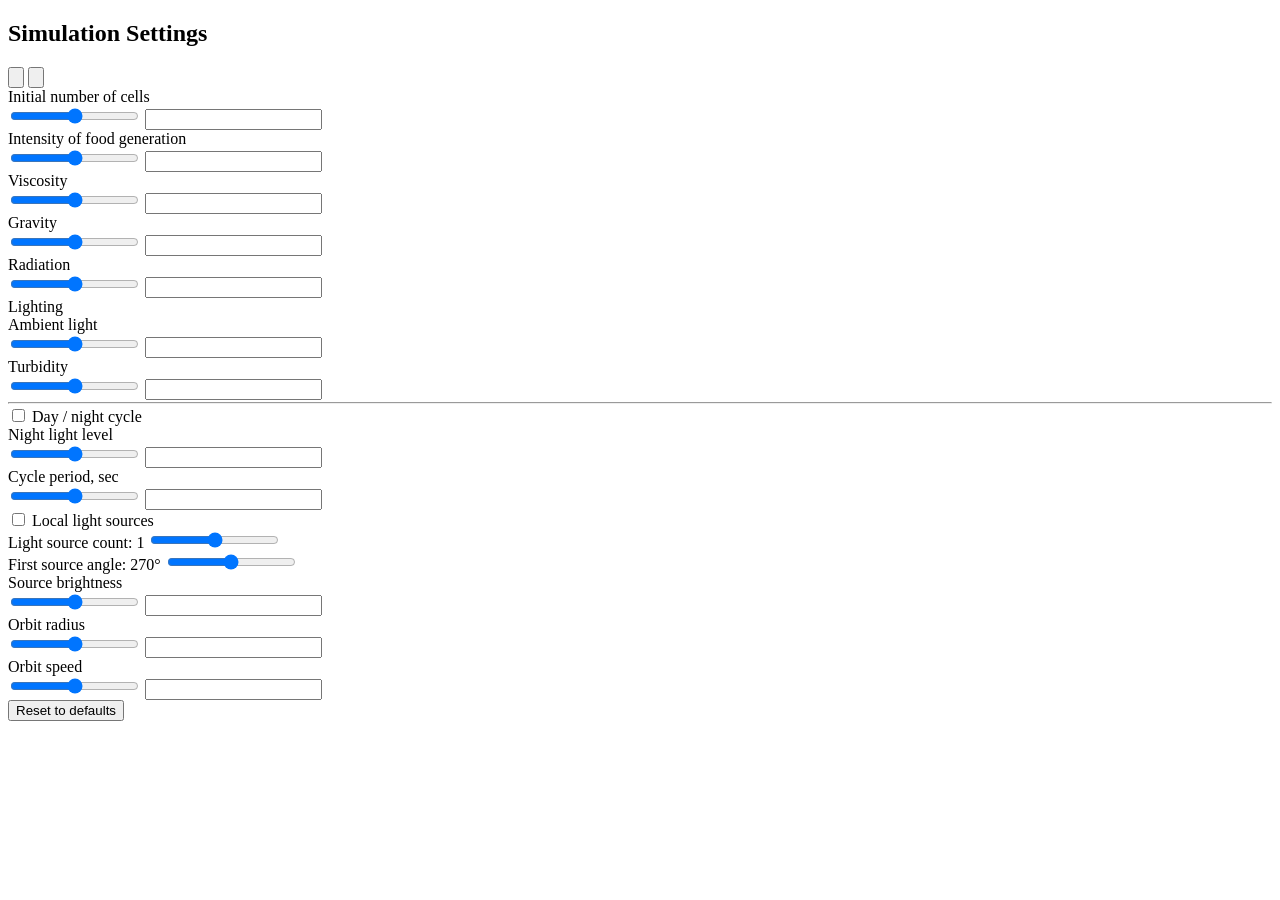
<file: src/main/resources/templates/fragments/tab-settings.html>
<!DOCTYPE html>
<html xmlns:th="http://www.thymeleaf.org">
<body>
<div th:fragment="tab-settings" id="tabSettings" class="tab-panel hidden">
  <div class="panel-header-row">
    <h2>Simulation Settings</h2>
    <div class="panel-header-actions">
      <button id="exportWorldBtn" class="icon-btn" title="Save world">
        <svg viewBox="0 0 24 24" fill="none" stroke="currentColor" stroke-width="2"><path d="M21 15v4a2 2 0 0 1-2 2H5a2 2 0 0 1-2-2v-4"/><polyline points="7 10 12 15 17 10"/><line x1="12" y1="15" x2="12" y2="3"/></svg>
      </button>
      <button id="importWorldBtn" class="icon-btn" title="Load world">
        <svg viewBox="0 0 24 24" fill="none" stroke="currentColor" stroke-width="2"><path d="M21 15v4a2 2 0 0 1-2 2H5a2 2 0 0 1-2-2v-4"/><polyline points="17 8 12 3 7 8"/><line x1="12" y1="3" x2="12" y2="15"/></svg>
      </button>
    </div>
  </div>

  <!-- Environment -->
  <div class="settings-field">
    <label for="initialCellCountSlider">Initial number of cells</label>
    <div class="settings-input-row">
      <input id="initialCellCountSlider" type="range" class="form-range">
      <input id="initialCellCountValue" type="number" class="form-control form-control-sm">
    </div>
  </div>
  <div class="settings-field">
    <label for="foodSpawnRateSlider">Intensity of food generation</label>
    <div class="settings-input-row">
      <input id="foodSpawnRateSlider" type="range" class="form-range">
      <input id="foodSpawnRateValue" type="number" class="form-control form-control-sm">
    </div>
  </div>
  <div class="settings-field">
    <label for="viscositySlider">Viscosity</label>
    <div class="settings-input-row">
      <input id="viscositySlider" type="range" class="form-range">
      <input id="viscosityValue" type="number" class="form-control form-control-sm">
    </div>
  </div>
  <div class="settings-field">
    <label for="gravitySlider">Gravity</label>
    <div class="settings-input-row">
      <input id="gravitySlider" type="range" class="form-range">
      <input id="gravityValue" type="number" class="form-control form-control-sm">
    </div>
  </div>
  <div class="settings-field">
    <label for="radiationSlider">Radiation</label>
    <div class="settings-input-row">
      <input id="radiationSlider" type="range" class="form-range">
      <input id="radiationValue" type="number" class="form-control form-control-sm">
    </div>
  </div>

  <!-- Lighting section -->
  <div class="settings-section">
    <div class="settings-section-header">
      <span class="settings-section-label">Lighting</span>
    </div>
    <div class="settings-section-body">

      <div class="settings-field">
        <label for="globalLightSlider">Ambient light</label>
        <div class="settings-input-row">
          <input id="globalLightSlider" type="range" class="form-range">
          <input id="globalLightValue" type="number" class="form-control form-control-sm">
        </div>
      </div>

      <div class="settings-field">
        <label for="turbiditySlider">Turbidity</label>
        <div class="settings-input-row">
          <input id="turbiditySlider" type="range" class="form-range">
          <input id="turbidityValue" type="number" class="form-control form-control-sm">
        </div>
      </div>

      <hr style="border-color: var(--c-border-soft); margin: 2px 0;">

      <!-- Day / night cycle toggle -->
      <div class="settings-field checkbox-field">
        <label for="globalLightCycleEnabled">
          <input id="globalLightCycleEnabled" type="checkbox">
          Day / night cycle
        </label>
      </div>
      <div id="lightCycleFields" class="light-cycle-fields collapsed">
        <div class="settings-field">
          <label for="globalLightCycleMinSlider">Night light level</label>
          <div class="settings-input-row">
            <input id="globalLightCycleMinSlider" type="range" class="form-range">
            <input id="globalLightCycleMinValue" type="number" class="form-control form-control-sm">
          </div>
        </div>
        <div class="settings-field">
          <label for="globalLightCyclePeriodSlider">Cycle period, sec</label>
          <div class="settings-input-row">
            <input id="globalLightCyclePeriodSlider" type="range" class="form-range">
            <input id="globalLightCyclePeriodValue" type="number" class="form-control form-control-sm">
          </div>
        </div>
      </div>

      <!-- Local light sources toggle -->
      <div class="settings-field checkbox-field">
        <label for="localLightSourcesEnabled">
          <input id="localLightSourcesEnabled" type="checkbox">
          Local light sources
        </label>
      </div>
      <div id="localLightSourceFields" class="light-cycle-fields collapsed">
        <div class="settings-field">
          <label for="lightSourceCountSlider">
            Light source count:
            <span id="lightSourceCountLabel">1</span>
          </label>
          <input id="lightSourceCountSlider" type="range" class="form-range discrete-slider">
          <div id="lightSourceCountTicks" class="discrete-ticks"></div>
        </div>
        <div class="settings-field">
          <label for="lightSourceStartAngleSlider">
            First source angle:
            <span id="lightSourceStartAngleLabel">270&#xB0;</span>
          </label>
          <input id="lightSourceStartAngleSlider" type="range" class="form-range discrete-slider">
          <div id="lightSourceStartAngleTicks" class="discrete-ticks"></div>
        </div>
        <div class="settings-field">
          <label for="lightSourceBrightnessSlider">Source brightness</label>
          <div class="settings-input-row">
            <input id="lightSourceBrightnessSlider" type="range" class="form-range">
            <input id="lightSourceBrightnessValue" type="number" class="form-control form-control-sm">
          </div>
        </div>
        <div class="settings-field">
          <label for="lightSourceOrbitRadiusSlider">Orbit radius</label>
          <div class="settings-input-row">
            <input id="lightSourceOrbitRadiusSlider" type="range" class="form-range">
            <input id="lightSourceOrbitRadiusValue" type="number" class="form-control form-control-sm">
          </div>
        </div>
        <div class="settings-field">
          <label for="lightSourceOrbitSpeedSlider">Orbit speed</label>
          <div class="settings-input-row">
            <input id="lightSourceOrbitSpeedSlider" type="range" class="form-range">
            <input id="lightSourceOrbitSpeedValue" type="number" class="form-control form-control-sm">
          </div>
        </div>
      </div>
    </div>
  </div>

  <button id="resetSettingsBtn" type="button" class="btn btn-secondary w-100">Reset to defaults</button>
</div>
</body>
</html>
</file>
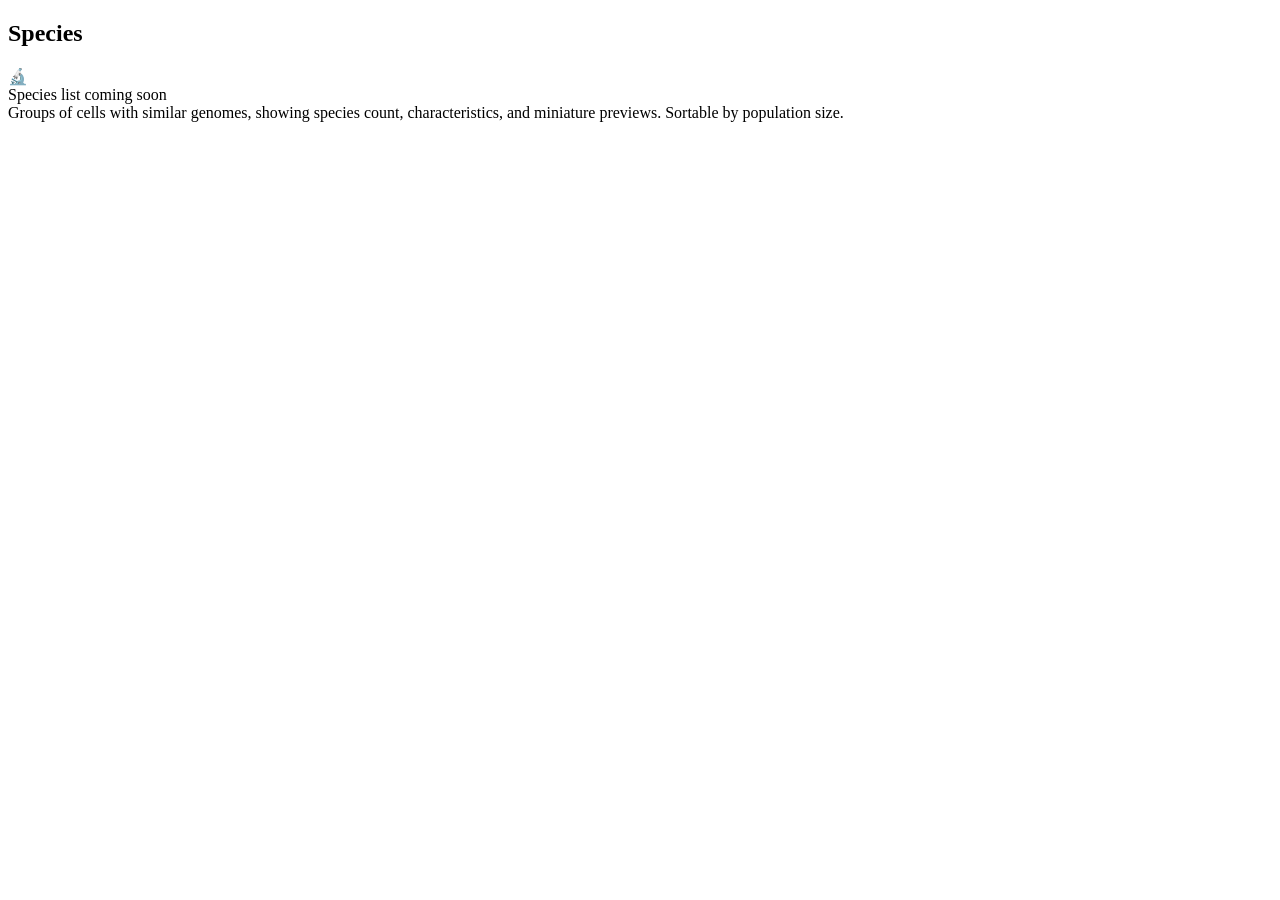
<file: src/main/resources/templates/fragments/tab-species.html>
<!DOCTYPE html>
<html xmlns:th="http://www.thymeleaf.org" lang="en">
<body>

<div th:fragment="tab-species" id="tabSpecies" class="tab-panel hidden">
  <div class="panel-header-row">
    <h2>Species</h2>
  </div>
  <div class="placeholder-block placeholder-block--large">
    <div class="placeholder-icon">🔬</div>
    <div class="placeholder-text">Species list coming soon</div>
    <div class="placeholder-sub">
      Groups of cells with similar genomes, showing species count,
      characteristics, and miniature previews. Sortable by population size.
    </div>
  </div>
</div>

</body>
</html>
</file>
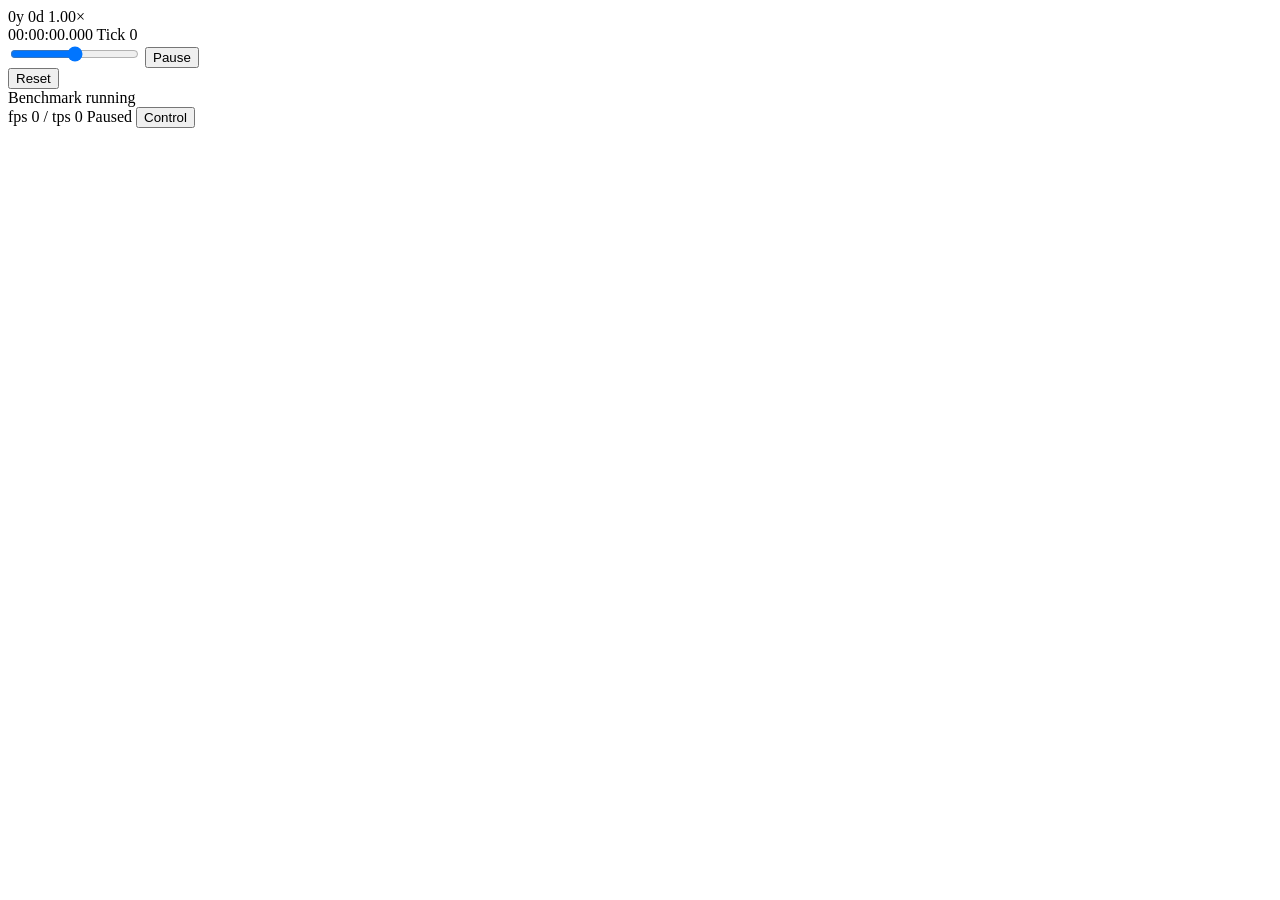
<file: src/main/resources/templates/fragments/toolbar.html>
<!DOCTYPE html>
<html xmlns:th="http://www.thymeleaf.org">
<body>
<div th:fragment="toolbar" class="toolbar">
  <div class="toolbar-left">
    <div id="timeControlGroup" class="time-control">
      <div id="timeDisplay" class="toolbar-display time-display" tabindex="0" role="button" aria-label="Reset simulation speed to 1x" aria-describedby="timeTooltip">
        <div class="time-display-top">
          <span id="timeYearsDays" class="time-years-days">0y 0d</span>
          <span id="speedLabel" class="speed-value">1.00&#xD7;</span>
        </div>
        <span id="timeClock" class="time-clock">00:00:00.000</span>
        <span id="timeTooltip" class="app-tooltip app-tooltip--time" role="tooltip" aria-hidden="true">
          <span class="app-tooltip-row">
            <span>Tick</span>
            <span id="timeTooltipTick">0</span>
          </span>
        </span>
      </div>
      <input id="timeSlider" type="range" min="0" max="100" step="0.1" value="50"
             title="Simulation speed: 0.01× … 100×">
      <button id="pauseBtn" type="button" class="btn btn-outline-secondary pause-btn"
              title="Pause / Resume">Pause</button>
    </div>

    <button id="resetBtn" type="button" class="btn btn-secondary reset-btn">Reset</button>
    <div id="benchmarkToolbarIndicator" class="toolbar-display benchmark-toolbar-indicator hidden" aria-live="polite">
      <span class="benchmark-toolbar-copy">
        <span class="benchmark-toolbar-label">Benchmark running</span>
        <span id="benchmarkToolbarTitle" class="benchmark-toolbar-title"></span>
      </span>
      <span id="benchmarkToolbarProgress" class="benchmark-toolbar-progress"></span>
    </div>
  </div>

  <div class="toolbar-center"></div>



  <div class="toolbar-right">
    <span id="fpsLabel" class="fps-badge" aria-live="polite">
      <span class="metrics-live">
        <span class="metric-column metric-column--fps">
          <span class="metric-name">fps</span>
          <span id="fpsValue" class="metric-value">0</span>
        </span>
        <span class="metric-divider">/</span>
        <span class="metric-column metric-column--tps">
          <span class="metric-name">tps</span>
          <span id="tpsValue" class="metric-value">0</span>
        </span>
      </span>
      <span class="metrics-paused">Paused</span>
    </span>
    <button id="sidebarToggleBtn" type="button" class="btn btn-outline-secondary"
            title="Cell control">Control</button>
  </div>
</div>
</body>
</html>
</file>
